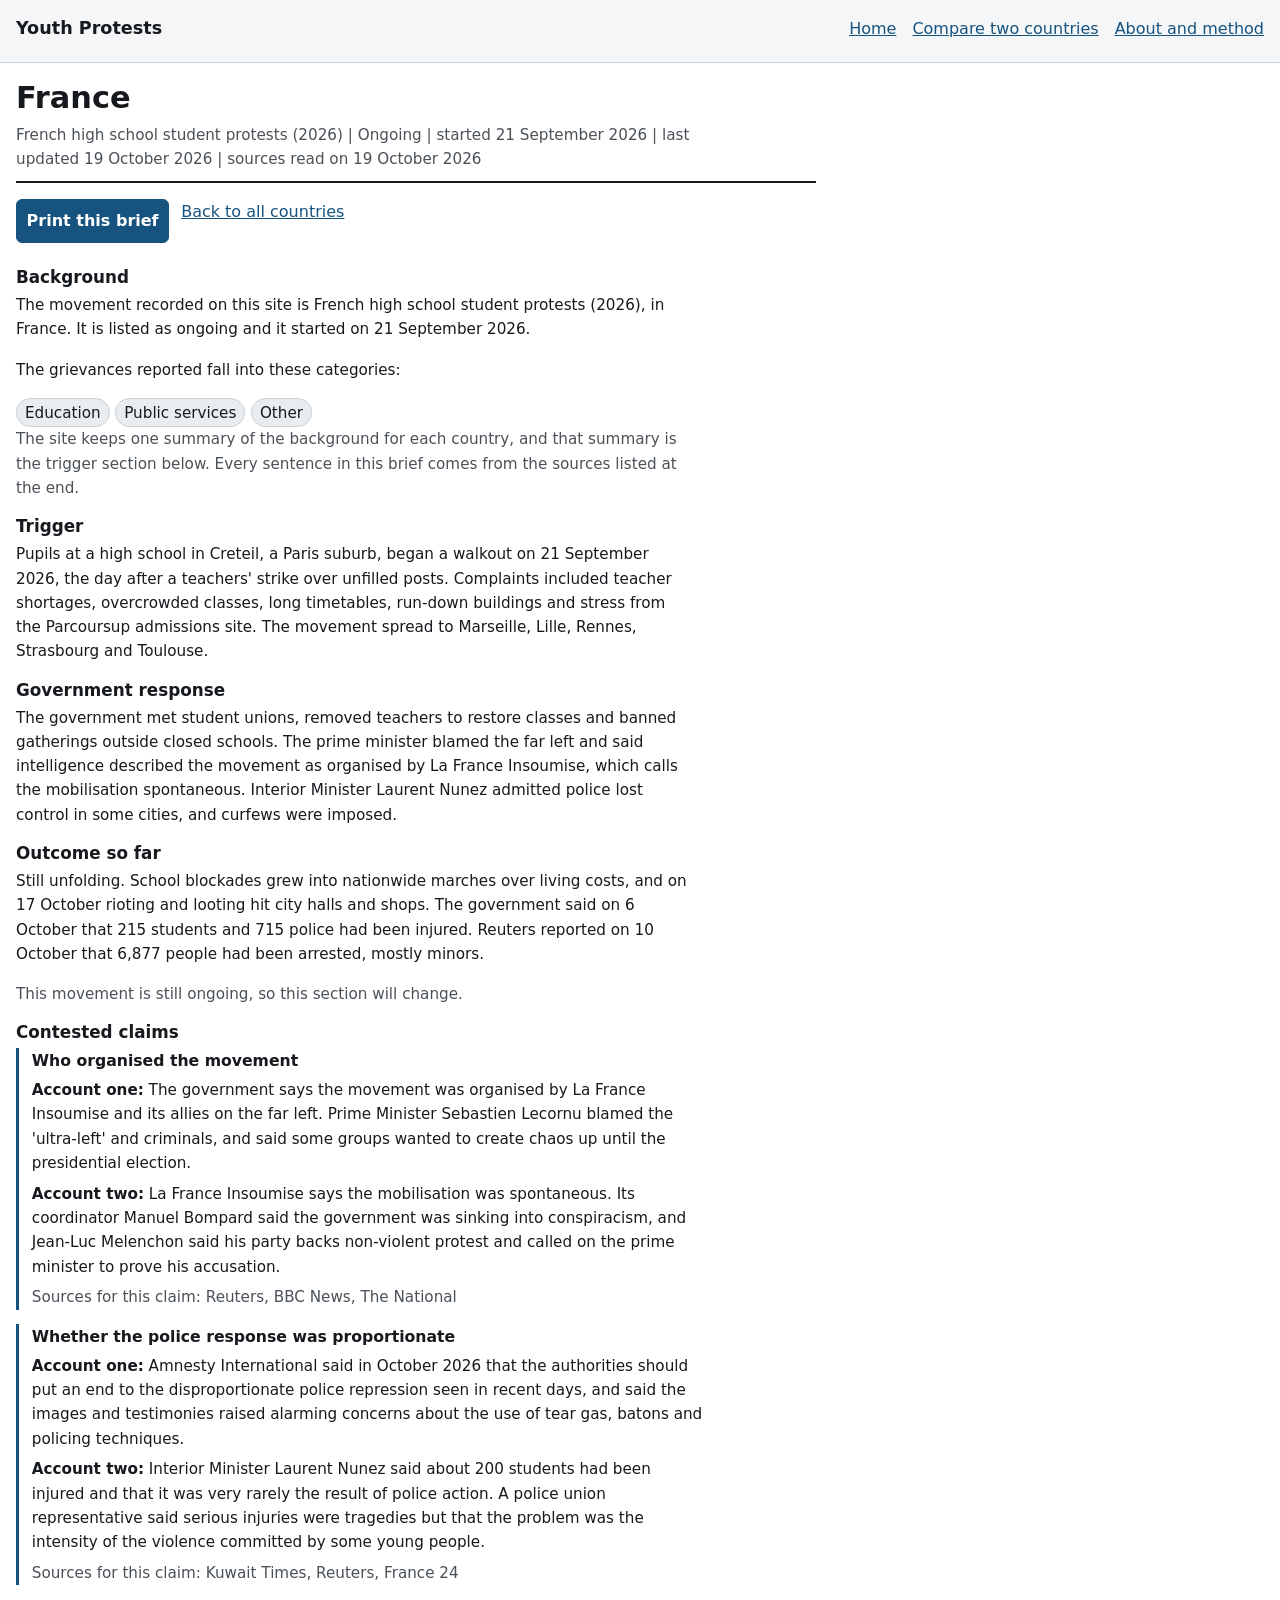
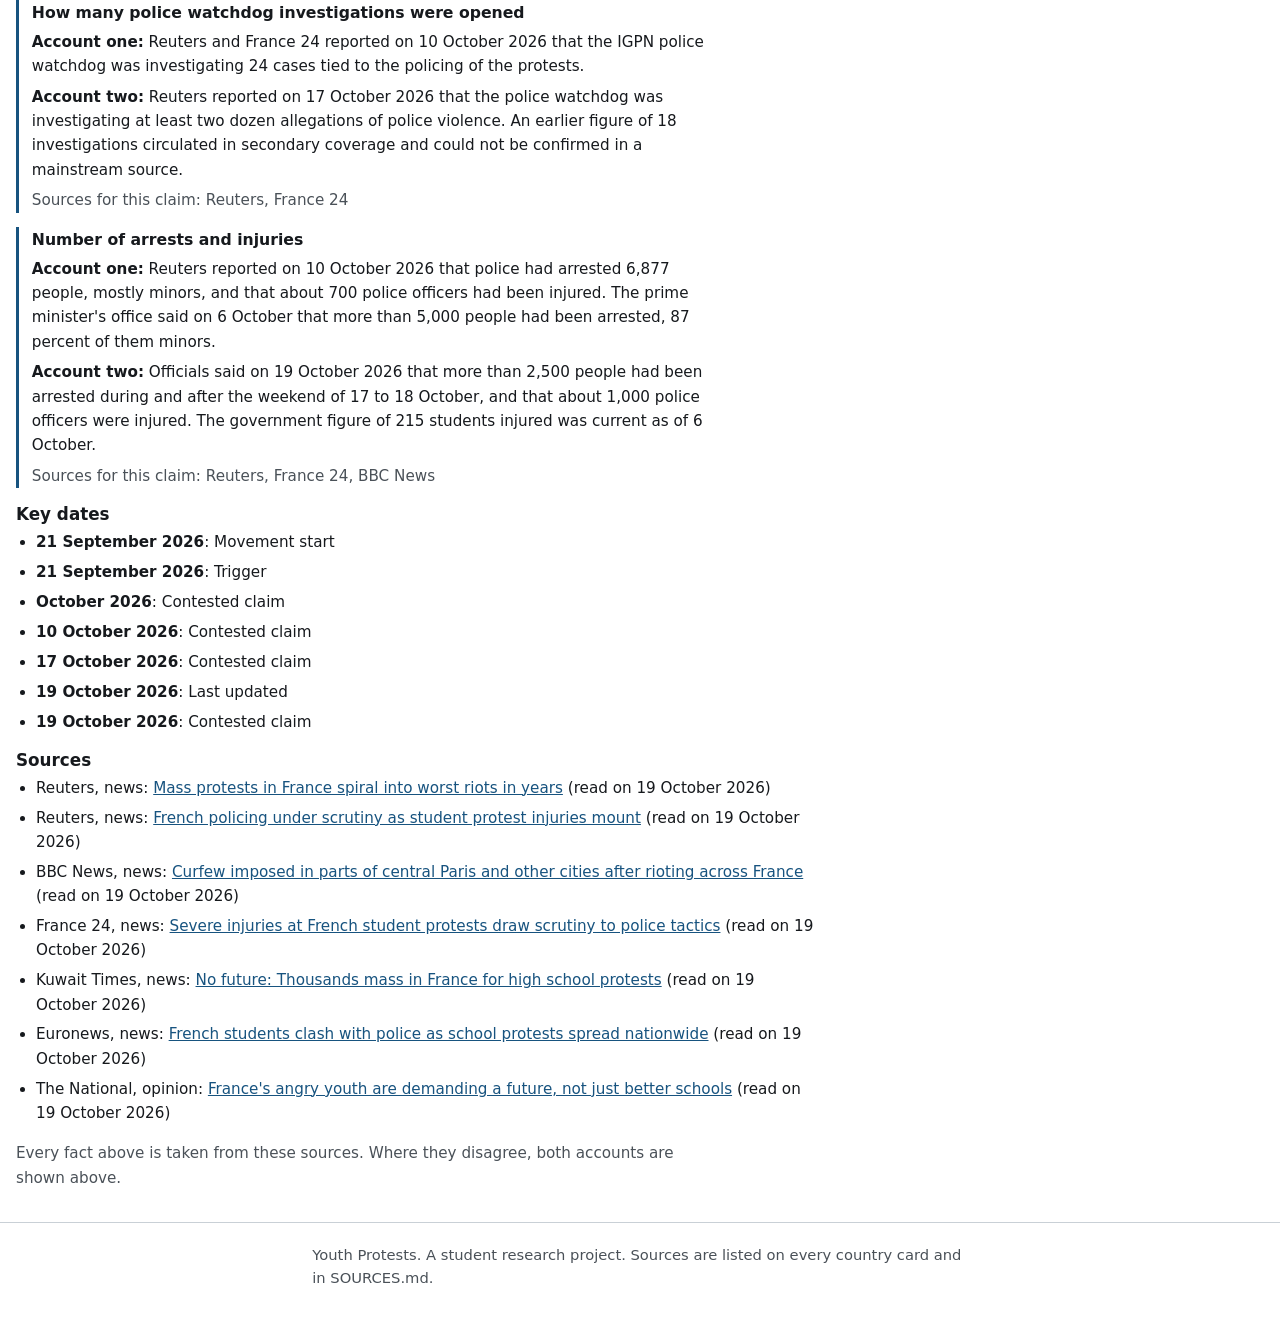
<file: brief.html>
<!DOCTYPE html>
<html lang="en">
<head>
<meta charset="utf-8">
<meta name="viewport" content="width=device-width, initial-scale=1">
<title>Country brief | Youth Protests</title>
<meta name="description" content="A one page printable brief on a youth protest movement, for model United Nations preparation.">
<link rel="stylesheet" href="css/style.css">
<link rel="stylesheet" href="css/print.css">
</head>
<body>
<a class="skip-link" href="#main">Skip to main content</a>

<header class="site-header">
  <p class="site-name"><a href="index.html">Youth Protests</a></p>
  <nav class="site-nav" aria-label="Main">
    <ul>
      <li><a href="index.html">Home</a></li>
      <li><a href="compare.html">Compare two countries</a></li>
      <li><a href="index.html#about">About and method</a></li>
    </ul>
  </nav>
</header>

<main id="main">
  <article class="brief" id="brief">
    <div class="brief-header">
      <h1 id="brief-country">Country brief</h1>
      <p class="brief-meta" id="brief-meta">Loading the brief.</p>
    </div>

    <div class="brief-actions">
      <button type="button" id="print-button">Print this brief</button>
      <a href="index.html">Back to all countries</a>
    </div>

    <section aria-labelledby="brief-background">
      <h2 id="brief-background">Background</h2>
      <div id="brief-background-body"></div>
    </section>

    <section aria-labelledby="brief-trigger">
      <h2 id="brief-trigger">Trigger</h2>
      <div id="brief-trigger-body"></div>
    </section>

    <section aria-labelledby="brief-response">
      <h2 id="brief-response">Government response</h2>
      <div id="brief-response-body"></div>
    </section>

    <section aria-labelledby="brief-outcome">
      <h2 id="brief-outcome">Outcome so far</h2>
      <div id="brief-outcome-body"></div>
    </section>

    <section aria-labelledby="brief-contested">
      <h2 id="brief-contested">Contested claims</h2>
      <div id="brief-contested-body"></div>
    </section>

    <section aria-labelledby="brief-dates">
      <h2 id="brief-dates">Key dates</h2>
      <div id="brief-dates-body"></div>
    </section>

    <section aria-labelledby="brief-sources">
      <h2 id="brief-sources">Sources</h2>
      <div id="brief-sources-body"></div>
    </section>
  </article>
</main>

<footer class="site-footer">
  <p>Youth Protests. A student research project. Sources are listed on every country card and in SOURCES.md.</p>
</footer>

<script src="js/data.js" defer></script>
<script src="js/brief.js" defer></script>
</body>
</html>
</file>
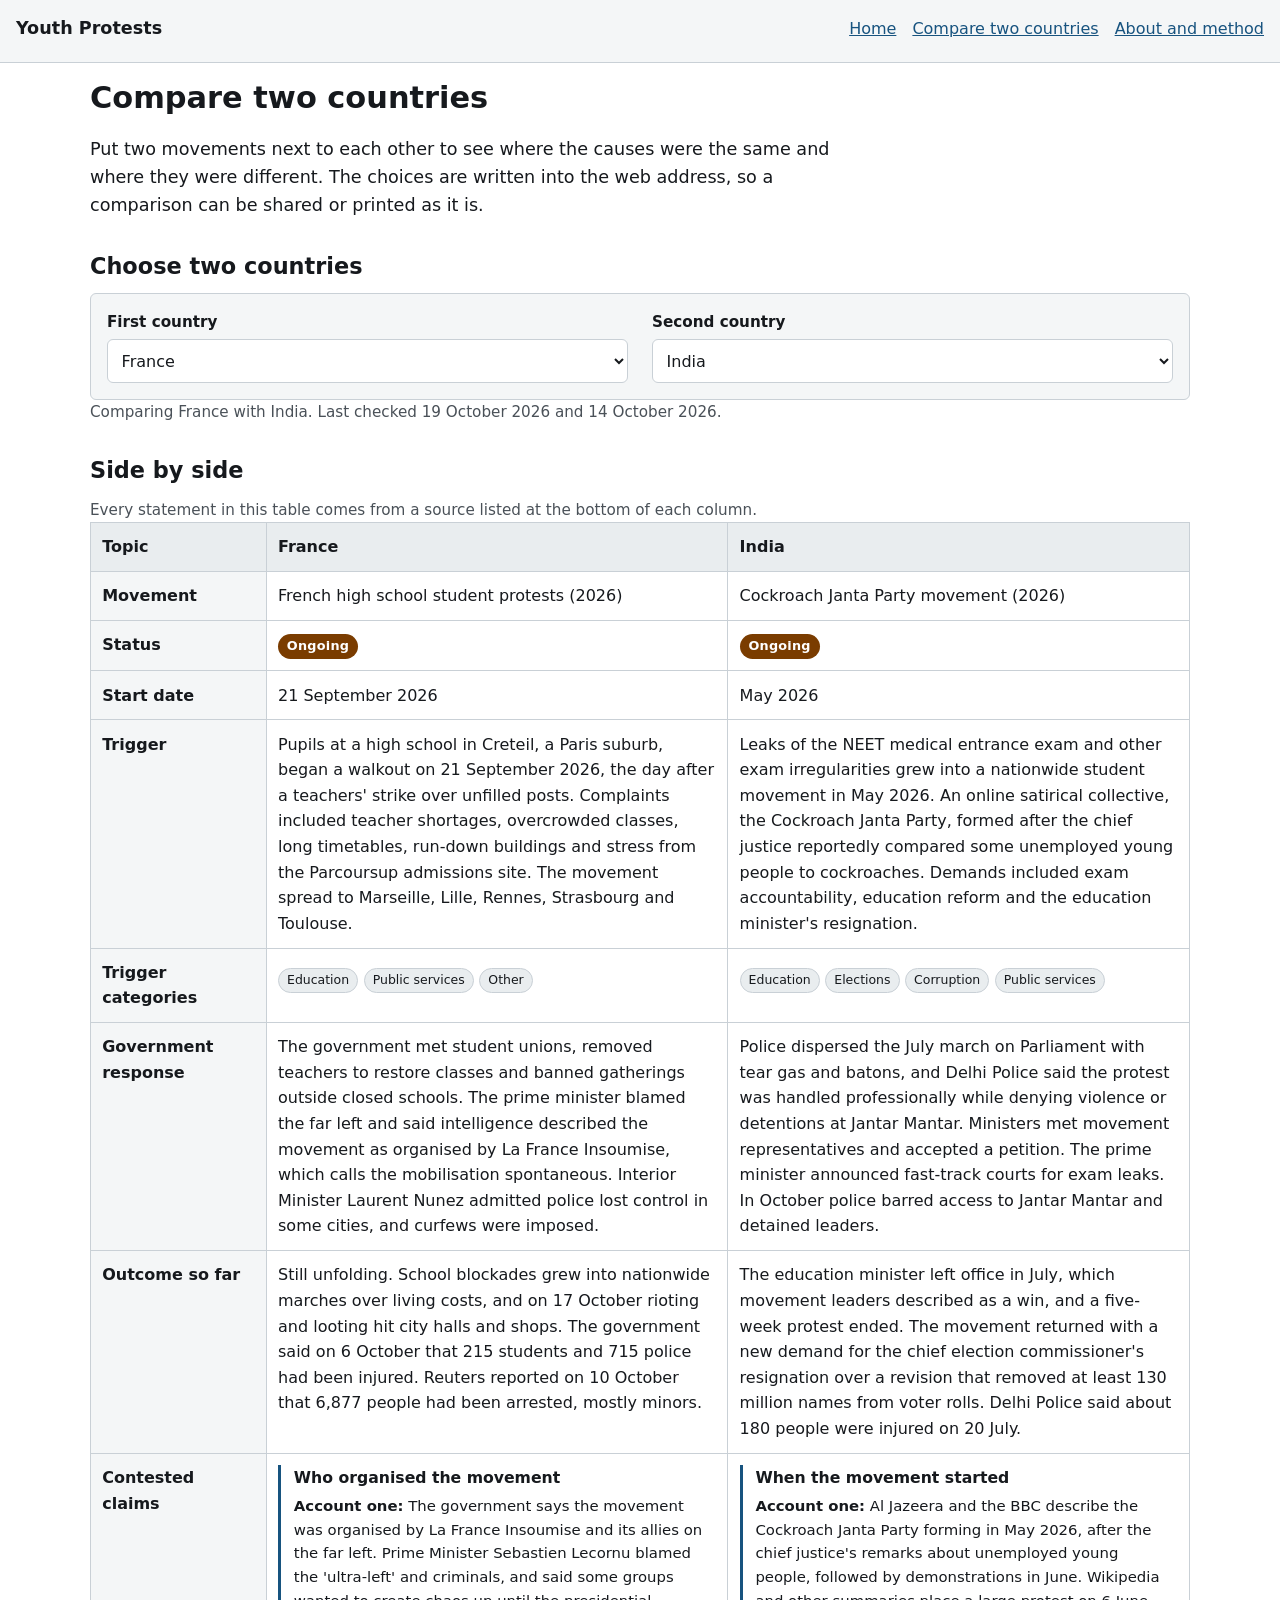
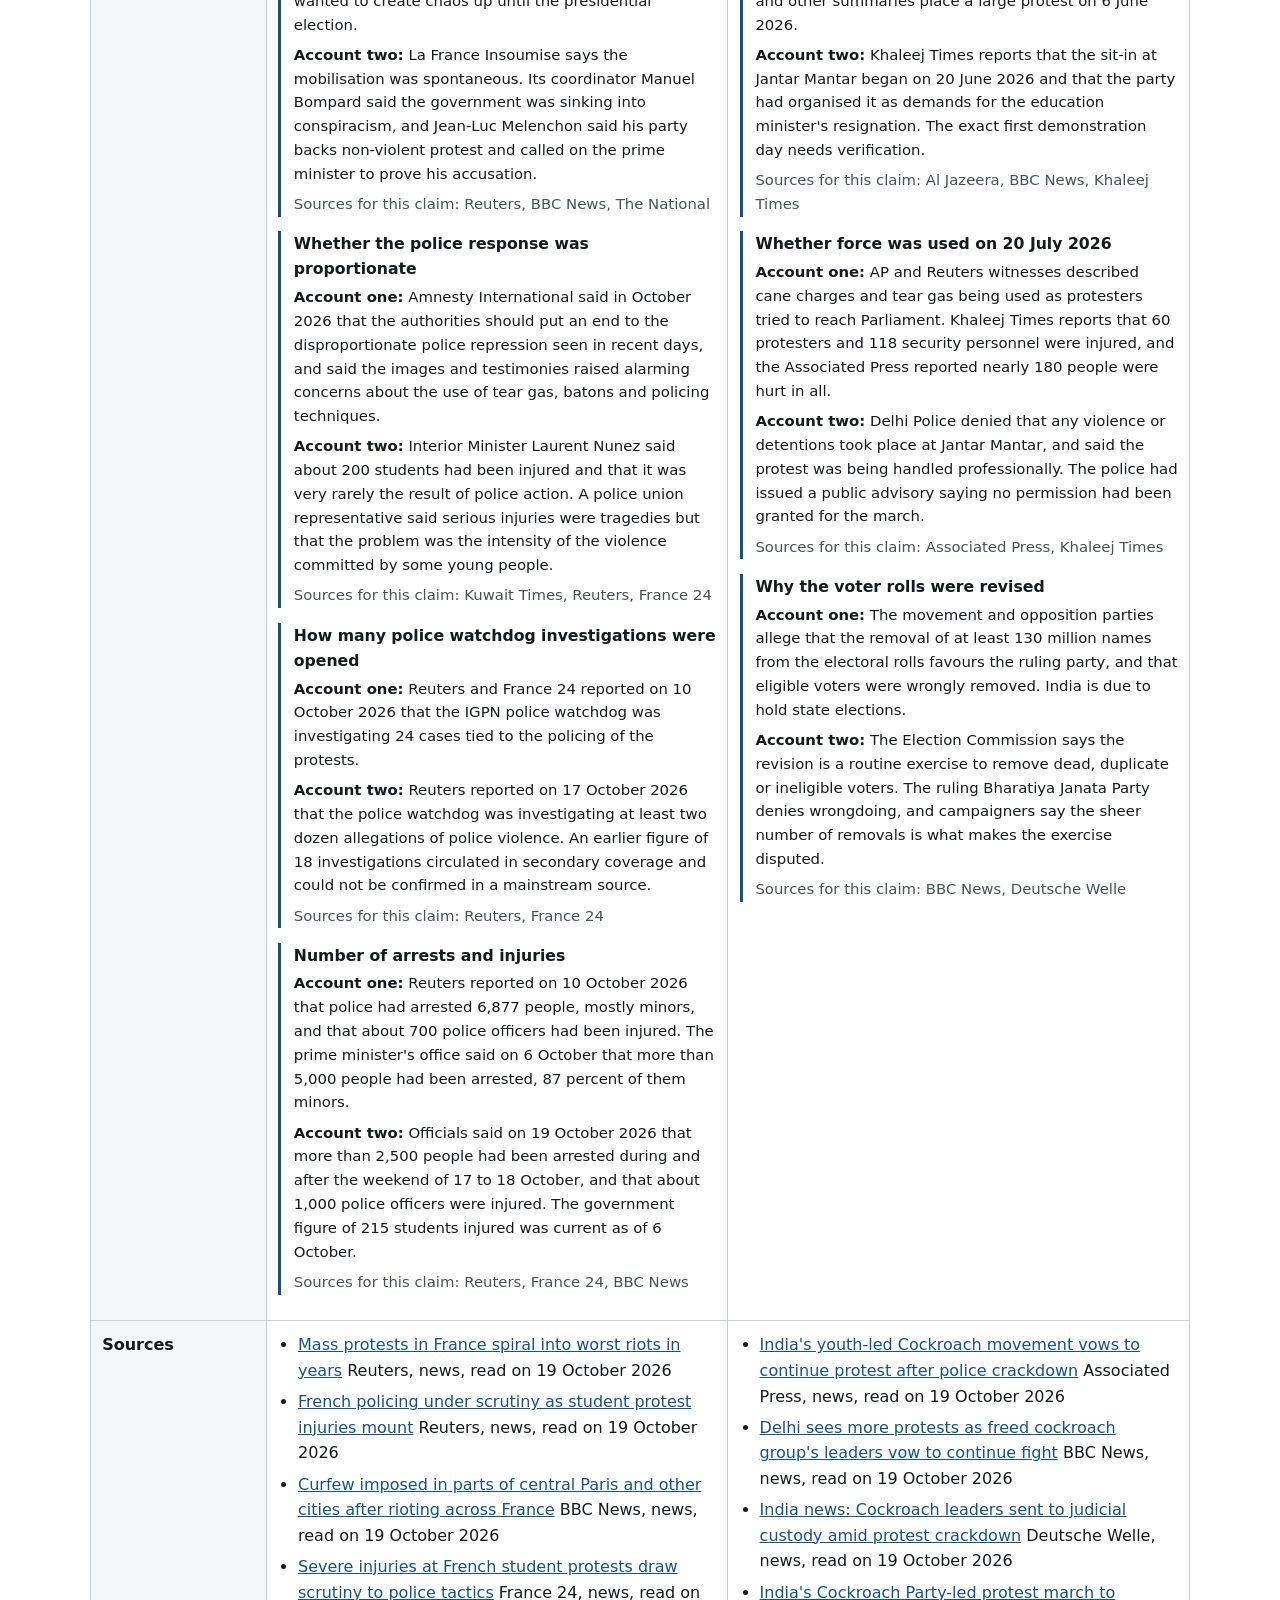
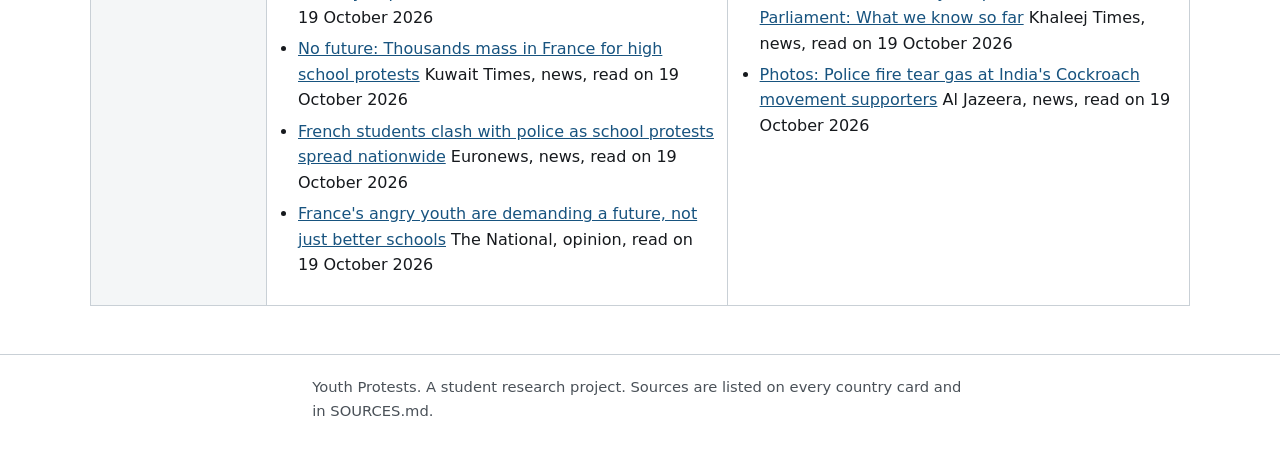
<file: compare.html>
<!DOCTYPE html>
<html lang="en">
<head>
<meta charset="utf-8">
<meta name="viewport" content="width=device-width, initial-scale=1">
<title>Compare two countries | Youth Protests</title>
<meta name="description" content="Compare the trigger, government response and outcome of two youth protest movements side by side.">
<link rel="stylesheet" href="css/style.css">
</head>
<body>
<a class="skip-link" href="#main">Skip to main content</a>

<header class="site-header">
  <p class="site-name"><a href="index.html">Youth Protests</a></p>
  <nav class="site-nav" aria-label="Main">
    <ul>
      <li><a href="index.html">Home</a></li>
      <li><a href="compare.html" aria-current="page">Compare two countries</a></li>
      <li><a href="index.html#about">About and method</a></li>
    </ul>
  </nav>
</header>

<main id="main">
  <div class="intro">
    <h1>Compare two countries</h1>
    <p class="lede">Put two movements next to each other to see where the causes were the same and where they were different. The choices are written into the web address, so a comparison can be shared or printed as it is.</p>
  </div>

  <section class="panel" aria-labelledby="choose-heading">
    <h2 id="choose-heading">Choose two countries</h2>
    <form id="compare-form" class="compare-form" aria-labelledby="choose-heading">
      <p class="field">
        <label for="compare-a">First country</label>
        <select id="compare-a" name="a"></select>
      </p>
      <p class="field">
        <label for="compare-b">Second country</label>
        <select id="compare-b" name="b"></select>
      </p>
    </form>
    <p id="compare-status" class="status-line" role="status"></p>
  </section>

  <section class="panel" aria-labelledby="table-heading">
    <h2 id="table-heading">Side by side</h2>
    <table class="compare-table">
      <caption class="note">Every statement in this table comes from a source listed at the bottom of each column.</caption>
      <thead>
        <tr>
          <th scope="col">Topic</th>
          <th scope="col" id="head-a">Country A</th>
          <th scope="col" id="head-b">Country B</th>
        </tr>
      </thead>
      <tbody id="compare-body"></tbody>
    </table>
  </section>
</main>

<footer class="site-footer">
  <p>Youth Protests. A student research project. Sources are listed on every country card and in SOURCES.md.</p>
</footer>

<script src="js/data.js" defer></script>
<script src="js/compare.js" defer></script>
</body>
</html>
</file>
<file: css/style.css>
/* Youth Protests: one stylesheet for screen, with a dark scheme and a
   reduced-motion fallback. Print rules live in css/print.css. */

:root {
  --bg: #ffffff;
  --surface: #f4f6f7;
  --surface-2: #e9edef;
  --text: #16191d;
  --muted: #4a5158;
  --border: #c9d0d6;
  --accent: #17537f;
  --accent-soft: #e4eef5;
  --badge-ongoing-bg: #7a3c00;
  --badge-ongoing-fg: #ffffff;
  --badge-concluded-bg: #17537f;
  --badge-concluded-fg: #ffffff;
  --badge-unclear-bg: #4a5158;
  --badge-unclear-fg: #ffffff;
  --focus: #a8340b;
  --font: system-ui, -apple-system, "Segoe UI", Roboto, "Helvetica Neue", Arial, sans-serif;
  --measure: 70ch;
  --radius: 6px;
  --gap: 1.5rem;
}

@media (prefers-color-scheme: dark) {
  :root {
    --bg: #14171a;
    --surface: #1c2024;
    --surface-2: #242a2f;
    --text: #e9ecee;
    --muted: #aeb6bd;
    --border: #394147;
    --accent: #8fc3e8;
    --accent-soft: #1d2f3c;
    --badge-ongoing-bg: #e5a35c;
    --badge-ongoing-fg: #1a1206;
    --badge-concluded-bg: #8fc3e8;
    --badge-concluded-fg: #0d1418;
    --badge-unclear-bg: #aeb6bd;
    --badge-unclear-fg: #14171a;
    --focus: #ffb454;
  }
}

* { box-sizing: border-box; }

html { -webkit-text-size-adjust: 100%; }

body {
  margin: 0;
  background: var(--bg);
  color: var(--text);
  font-family: var(--font);
  font-size: 1rem;
  line-height: 1.6;
}

h1, h2, h3 { line-height: 1.25; margin: 0 0 0.6em; }
h1 { font-size: 1.9rem; }
h2 { font-size: 1.4rem; }
h3 { font-size: 1.1rem; }
p, ul, ol { margin: 0 0 1rem; }
p { max-width: var(--measure); }
ul, ol { padding-left: 1.25rem; }
li { margin-bottom: 0.35rem; }

a { color: var(--accent); }
a:hover { text-decoration-thickness: 2px; }

:focus-visible {
  outline: 3px solid var(--focus);
  outline-offset: 2px;
  border-radius: 2px;
}

.skip-link {
  position: absolute;
  left: 0;
  top: 0;
  z-index: 1000;
  background: var(--accent);
  color: #ffffff;
  padding: 0.6rem 1rem;
  transform: translateY(-150%);
}
.skip-link:focus { transform: translateY(0); outline: 3px solid var(--focus); outline-offset: 2px; }

/* Layout */

.site-header {
  display: flex;
  flex-wrap: wrap;
  gap: 0.5rem 1.5rem;
  align-items: baseline;
  justify-content: space-between;
  padding: 0.9rem 1rem;
  border-bottom: 1px solid var(--border);
  background: var(--surface);
}
.site-name { font-weight: 700; font-size: 1.1rem; margin: 0; }
.site-name a { color: var(--text); text-decoration: none; }
.site-name a:hover { text-decoration: underline; }
.site-nav ul {
  list-style: none;
  display: flex;
  flex-wrap: wrap;
  gap: 0.25rem 1rem;
  margin: 0;
  padding: 0;
}
.site-nav a { color: var(--accent); }

main { padding: 1rem; }

.intro, .panel {
  max-width: 1100px;
  margin: 0 auto 2rem;
}

.lede { font-size: 1.1rem; max-width: var(--measure); }
.note { color: var(--muted); font-size: 0.95rem; }
.status-line { color: var(--muted); font-size: 0.95rem; min-height: 1.4em; }

/* Map */

.map {
  height: 320px;
  border: 1px solid var(--border);
  border-radius: var(--radius);
  background: var(--surface-2);
}
@media (min-width: 45rem) { .map { height: 460px; } }
.leaflet-container { font-family: var(--font); }
@media (prefers-color-scheme: dark) {
  .map.is-dark .leaflet-tile-pane { filter: invert(1) hue-rotate(180deg); }
}
.leaflet-marker-icon:focus-visible { outline: 3px solid var(--focus); outline-offset: 2px; }
.leaflet-popup-content { font-family: var(--font); line-height: 1.5; }
.leaflet-popup-content h3 { font-size: 1rem; margin-bottom: 0.3em; }
.leaflet-popup-content p { font-size: 0.9rem; margin-bottom: 0.5em; }
.country-list { list-style: none; padding: 0; }
.country-list li { padding: 0.4rem 0; border-bottom: 1px solid var(--border); }
.country-list .meta { color: var(--muted); font-size: 0.9rem; display: block; }

/* Filters */

.filters {
  display: grid;
  gap: var(--gap);
  grid-template-columns: 1fr;
  align-items: end;
  background: var(--surface);
  border: 1px solid var(--border);
  border-radius: var(--radius);
  padding: 1rem;
}
@media (min-width: 40rem) { .filters { grid-template-columns: repeat(2, minmax(0, 1fr)); } }
@media (min-width: 64rem) { .filters { grid-template-columns: repeat(4, minmax(0, 1fr)); } }

.field { margin: 0; display: flex; flex-direction: column; gap: 0.3rem; }
.field label { font-weight: 600; font-size: 0.95rem; }

select, input[type="search"], button {
  font: inherit;
  color: var(--text);
  background: var(--bg);
  border: 1px solid var(--border);
  border-radius: var(--radius);
  padding: 0.5rem 0.6rem;
  min-height: 2.75rem;
}

button {
  cursor: pointer;
  background: var(--accent-soft);
  color: var(--text);
  font-weight: 600;
}
button:hover { background: var(--surface-2); }

/* Cards */

.card-grid {
  list-style: none;
  padding: 0;
  display: grid;
  gap: var(--gap);
  grid-template-columns: 1fr;
}
@media (min-width: 52rem) { .card-grid { grid-template-columns: repeat(2, minmax(0, 1fr)); } }
@media (min-width: 80rem) { .card-grid { grid-template-columns: repeat(3, minmax(0, 1fr)); } }

.card {
  height: 100%;
  border: 1px solid var(--border);
  border-radius: var(--radius);
  background: var(--surface);
  padding: 1rem;
}
.card h3 { margin-bottom: 0.2em; }
.card .movement { color: var(--muted); font-size: 0.92rem; margin-top: 0; }

.card dl { margin: 0 0 1rem; }
.card dt {
  font-weight: 700;
  font-size: 0.78rem;
  letter-spacing: 0.04em;
  text-transform: uppercase;
  color: var(--muted);
  margin-top: 0.8rem;
}
.card dd { margin: 0.2rem 0 0; max-width: var(--measure); }

.badge {
  display: inline-block;
  font-size: 0.8rem;
  font-weight: 700;
  padding: 0.15rem 0.55rem;
  border-radius: 999px;
  letter-spacing: 0.02em;
}
.badge-ongoing { background: var(--badge-ongoing-bg); color: var(--badge-ongoing-fg); }
.badge-concluded { background: var(--badge-concluded-bg); color: var(--badge-concluded-fg); }
.badge-unclear { background: var(--badge-unclear-bg); color: var(--badge-unclear-fg); }

.badge-ongoing-note {
  display: block;
  margin-top: 0.5rem;
  font-weight: 700;
  color: var(--badge-ongoing-bg);
  font-size: 0.95rem;
}
@media (prefers-color-scheme: dark) { .badge-ongoing-note { color: var(--badge-ongoing-fg); } }

.tags { list-style: none; display: flex; flex-wrap: wrap; gap: 0.35rem; padding: 0; margin: 0.5rem 0 0; }
.tags li {
  font-size: 0.78rem;
  background: var(--surface-2);
  border: 1px solid var(--border);
  border-radius: 999px;
  padding: 0.1rem 0.5rem;
  margin: 0;
}
.card-links { display: flex; flex-wrap: wrap; gap: 0.35rem 1rem; margin-bottom: 0.6rem; }
.card-sources { font-size: 0.9rem; }
.card-sources summary { cursor: pointer; font-weight: 600; }
.card-sources ul { margin: 0.5rem 0 0; }
.card-sources li { margin-bottom: 0.4rem; }
.card-sources .pub { color: var(--muted); }
.claim { border-left: 3px solid var(--accent); padding-left: 0.8rem; margin: 0 0 0.9rem; }
.claim h4 { margin: 0 0 0.3em; font-size: 0.98rem; }
.claim p { margin: 0 0 0.4rem; font-size: 0.93rem; }
.claim .label { font-weight: 700; }

/* Figure */

.figure { margin: 1.5rem 0; }
.figure-svg {
  width: 100%;
  max-width: 420px;
  height: auto;
  color: var(--accent);
  background: var(--surface);
  border: 1px solid var(--border);
  border-radius: var(--radius);
  padding: 0.75rem;
}
.figure figcaption { color: var(--muted); font-size: 0.9rem; max-width: var(--measure); }

/* Footer */

.site-footer {
  border-top: 1px solid var(--border);
  padding: 1.25rem 1rem 2rem;
  color: var(--muted);
  font-size: 0.92rem;
}
.site-footer p { max-width: var(--measure); margin: 0 auto; }

/* Compare page */

.compare-form {
  display: grid;
  gap: var(--gap);
  grid-template-columns: 1fr;
  background: var(--surface);
  border: 1px solid var(--border);
  border-radius: var(--radius);
  padding: 1rem;
}
@media (min-width: 40rem) { .compare-form { grid-template-columns: repeat(2, minmax(0, 1fr)); } }
.compare-table { width: 100%; border-collapse: collapse; }
.compare-table th, .compare-table td {
  border: 1px solid var(--border);
  padding: 0.7rem;
  text-align: left;
  vertical-align: top;
}
.compare-table caption { text-align: left; }
.compare-table thead th { background: var(--surface-2); }
.compare-table tbody th { background: var(--surface); width: 16%; }
.compare-table tbody td { width: 42%; }
@media (max-width: 44rem) {
  .compare-table, .compare-table tbody, .compare-table tr, .compare-table th, .compare-table td { display: block; width: auto; }
  .compare-table thead { display: none; }
  .compare-table tbody th { font-size: 0.8rem; text-transform: uppercase; letter-spacing: 0.04em; color: var(--muted); }
  .compare-table td { border-top: none; }
}

/* Brief page */

.brief { max-width: 800px; }
.brief-header { border-bottom: 2px solid var(--text); padding-bottom: 0.6rem; margin-bottom: 1rem; }
.brief-header h1 { margin-bottom: 0.2em; }
.brief-header .brief-meta { color: var(--muted); font-size: 0.95rem; margin: 0; }
.brief h2 { font-size: 1.05rem; margin: 1rem 0 0.3rem; }
.brief p, .brief li { font-size: 0.95rem; }
.brief .source-list { font-size: 0.88rem; }
.brief-actions { display: flex; flex-wrap: wrap; gap: 0.75rem; margin-bottom: 1.5rem; }
.brief-actions button { background: var(--accent); color: #ffffff; border-color: var(--accent); }
@media (prefers-color-scheme: dark) { .brief-actions button { color: #0d1418; } }

@media (prefers-reduced-motion: reduce) {
  *, *::before, *::after {
    animation-duration: 0.01ms !important;
    animation-iteration-count: 1 !important;
    transition-duration: 0.01ms !important;
    scroll-behavior: auto !important;
  }
}
</file>
<file: css/print.css>
/* Youth Protests: the printable one page country brief.
   Used for model United Nations preparation. Black text on white, one
   US Letter page, and the full address of every source after its link. */

@page {
  size: letter;
  margin: 9mm 10mm;
}

@media print {
  html, body {
    background: #ffffff !important;
    color: #000000 !important;
    font-size: 8.4pt;
    line-height: 1.24;
  }

  .skip-link,
  .site-header,
  .site-nav,
  .site-footer,
  .brief-actions,
  #compare-status,
  .map {
    display: none !important;
  }

  main { padding: 0; }

  .brief { max-width: none; }

  /* The whole brief runs in two columns so it fits on one sheet of paper.
     The title sits above both columns. */
  #brief {
    column-count: 2;
    column-gap: 14pt;
    column-fill: balance;
  }
  #brief .brief-header,
  #brief .brief-actions {
    column-span: all;
  }

  .brief-header {
    border-bottom: 1.5pt solid #000000;
    padding-bottom: 3pt;
    margin-bottom: 6pt;
  }

  .brief h1 { font-size: 14pt; margin: 0 0 1pt; }
  .brief h2 {
    font-size: 9pt;
    margin: 5pt 0 1pt;
    border-bottom: 0.5pt solid #000000;
    text-transform: uppercase;
    letter-spacing: 0.05em;
  }
  .brief p, .brief li { font-size: 8.4pt; margin-bottom: 3pt; max-width: none; }
  .brief ul { padding-left: 12pt; margin: 0 0 3pt; }
  .brief section { break-inside: auto; page-break-inside: auto; }
  .brief .note { color: #000000; font-size: 7.6pt; margin-bottom: 3pt; }
  .brief .source-list { font-size: 7.4pt; }
  .brief .source-list li { margin-bottom: 1.5pt; }
  .brief .claim { break-inside: avoid; page-break-inside: avoid; margin-bottom: 4pt; }
  .brief .claim h4 { font-size: 8.4pt; margin: 0 0 1pt; }
  .brief .claim p { font-size: 8pt; margin-bottom: 2pt; }
  .brief .tags { margin: 1pt 0 2pt; }
  .brief .tags li {
    background: #ffffff !important;
    border: 0.5pt solid #000000;
    color: #000000;
    font-size: 7.4pt;
  }

  /* The two accounts sit next to each other so the disagreement is visible
     on a single printed page. */
  .brief .claim {
    display: block;
    border-left: 1.5pt solid #000000;
    padding-left: 5pt;
  }

  /* Long sections run in two columns to save vertical room. */
  #brief-sources-body .source-list {
    column-count: 1;
  }
  #brief-sources-body .source-list li { break-inside: avoid; page-break-inside: avoid; }

  a {
    color: #000000 !important;
    text-decoration: underline;
  }

  /* Print the address of every link so a paper copy still works. */
  a[href^="http"]::after {
    content: " (" attr(href) ")";
    font-size: 6.6pt;
    word-break: break-all;
  }

  thead { display: table-header-group; }
  tr, .card, .compare-table td, .compare-table th {
    break-inside: avoid;
    page-break-inside: avoid;
  }
}
</file>
